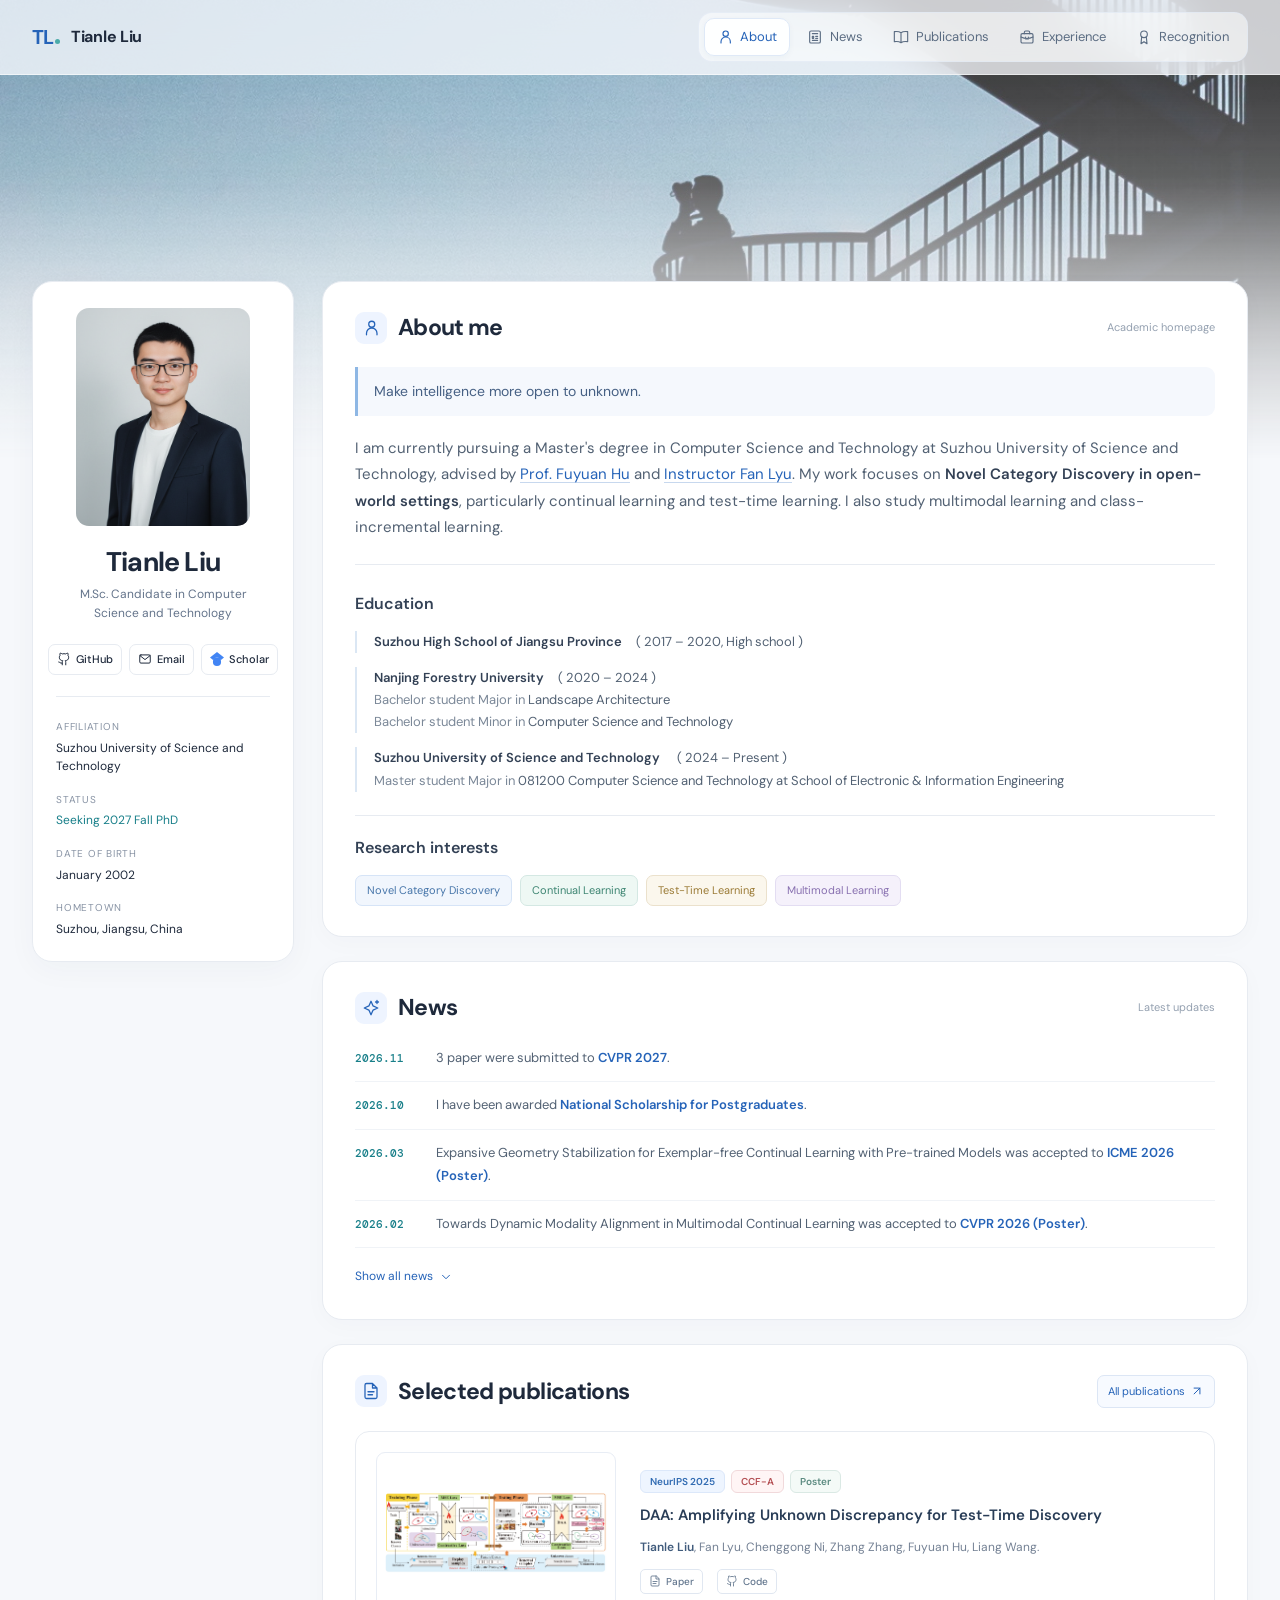
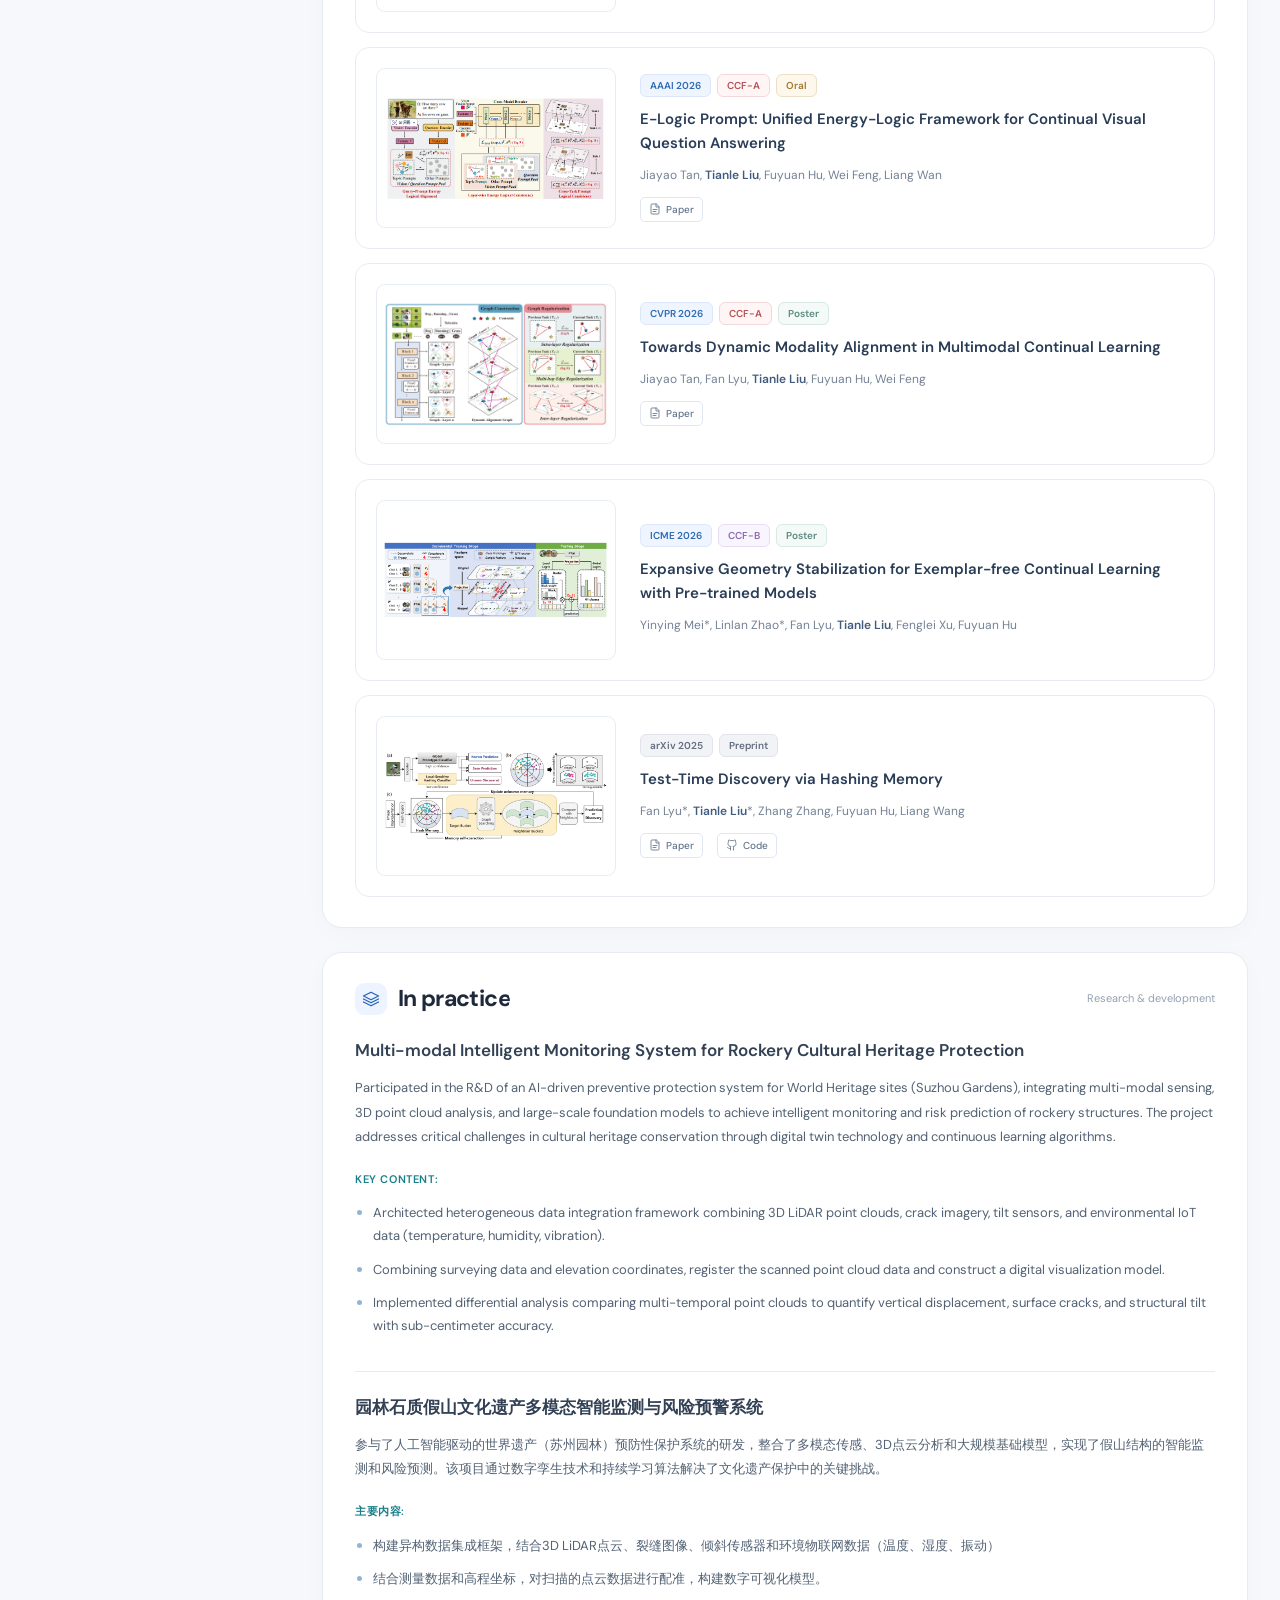
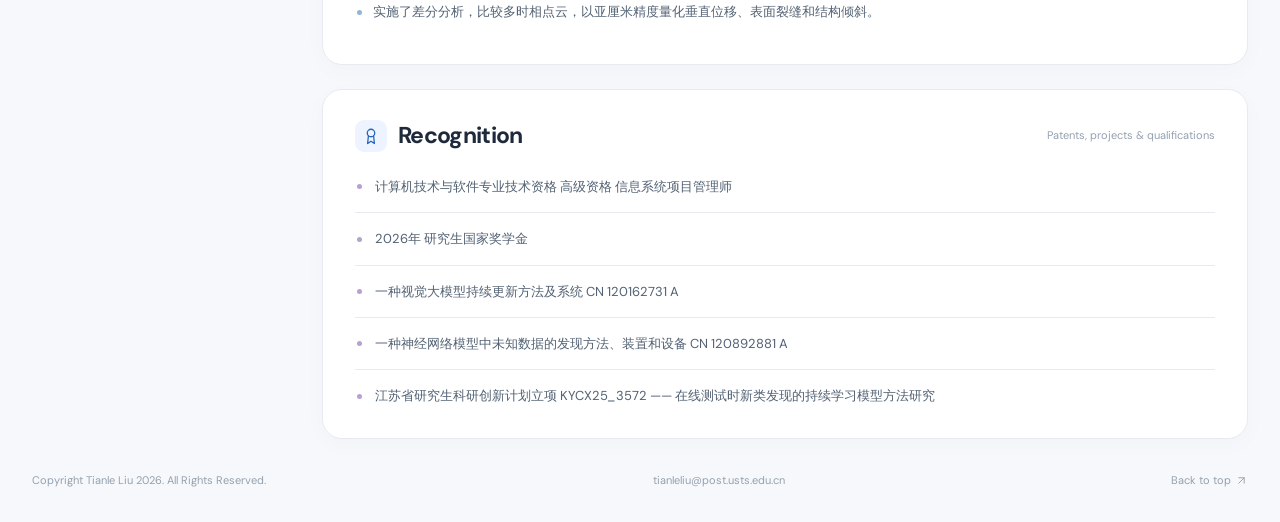
<file: index.html>
<!doctype html>
<html lang="en">
  <head>
    <meta charset="utf-8">
    <meta name="viewport" content="width=device-width, initial-scale=1">
    <meta name="description" content="Tianle Liu — research on novel category discovery, continual learning, and multimodal intelligence.">
    <meta name="theme-color" content="#f6f8fb">
    <title>Tianle Liu | Researcher</title>
    <link rel="icon" href="static/assets/favicon.ico">
    <link rel="preconnect" href="https://fonts.googleapis.com">
    <link rel="preconnect" href="https://fonts.gstatic.com" crossorigin>
    <link href="https://fonts.googleapis.com/css2?family=DM+Sans:wght@400;500;600;700&family=DM+Mono:wght@400;500&display=swap" rel="stylesheet">
    <link rel="stylesheet" href="static/css/main.css">
    <script defer src="static/js/marked.min.js"></script>
    <script defer src="static/js/js-yaml.min.js"></script>
    <script defer src="static/js/scripts.js"></script>
  </head>
  <body>
    <a class="skip-link" href="#about">Skip to content</a>
    <div class="cover-photo" id="cover-photo"><img id="banner-image" src="static/assets/img/portrait-dsc05482.jpg" alt="A photographer silhouetted against an architectural staircase" fetchpriority="high"></div>
    <header class="site-header" id="site-header">
      <div class="shell nav-shell">
        <a class="wordmark" href="#top" aria-label="Back to top"><span class="wordmark-mark">TL<span></span></span><span id="nav-name">Tianle Liu</span></a>
        <nav class="desktop-nav" aria-label="Main navigation">
          <a class="is-active" href="#about"><span data-icon="user"></span>About</a>
          <a href="#news"><span data-icon="newspaper"></span>News</a>
          <a href="#publications"><span data-icon="book-open"></span>Publications</a>
          <a href="#experience"><span data-icon="briefcase"></span>Experience</a>
          <a href="#awards"><span data-icon="award"></span>Recognition</a>
        </nav>
        <button class="icon-button" id="menu-button" type="button" aria-label="Open navigation" aria-controls="mobile-nav" aria-expanded="false"><span data-icon="menu"></span></button>
      </div>
      <nav class="mobile-nav shell" id="mobile-nav" aria-label="Mobile navigation" hidden>
        <a href="#about"><span data-icon="user"></span>About</a>
        <a href="#news"><span data-icon="newspaper"></span>News</a>
        <a href="#publications"><span data-icon="book-open"></span>Publications</a>
        <a href="#experience"><span data-icon="briefcase"></span>Experience</a>
        <a href="#awards"><span data-icon="award"></span>Recognition</a>
      </nav>
    </header>
    <main class="shell page-main" id="top">
      <div class="academic-layout">
        <aside class="profile-card" aria-labelledby="hero-name">
          <div class="portrait-frame"><img id="portrait-image" src="static/assets/img/photo.png" alt="Portrait of Tianle Liu" width="180" height="225"></div>
          <h1 id="hero-name">Tianle Liu</h1>
          <p class="profile-role" id="hero-role">M.Sc. Candidate in Computer Science and Technology</p>
          <div class="profile-links" id="hero-links" aria-label="Contact links"></div>
          <dl class="profile-details" id="hero-details"></dl>
        </aside>
        <div class="main-content">
          <section class="content-panel overview" id="about" aria-labelledby="about-title">
            <div class="section-heading"><h2 id="about-title"><span class="section-icon" data-icon="user"></span>About me</h2><span class="section-caption" id="hero-kicker">Academic homepage</span></div>
            <p class="research-summary" id="hero-summary">Researching visual intelligence in an open world.</p>
            <div class="markdown-body profile-content" id="home-md" aria-live="polite"></div>
            <div class="research-block"><h3>Research interests</h3><div class="research-areas" id="research-areas"></div></div>
          </section>
          <section class="content-panel news-panel" id="news" aria-labelledby="news-title">
            <div class="section-heading"><h2 id="news-title"><span class="section-icon" data-icon="sparkles"></span>News</h2><span class="section-caption">Latest updates</span></div>
            <div class="news-list markdown-body" id="news-md" aria-live="polite"></div>
            <button class="text-button news-toggle" id="news-toggle" type="button" aria-expanded="false" aria-controls="news-md" hidden>Show all news<span data-icon="chevron-down"></span></button>
          </section>
          <section class="content-panel" id="publications" aria-labelledby="publications-title">
            <div class="section-heading"><h2 id="publications-title"><span class="section-icon" data-icon="file-text"></span>Selected publications</h2><a class="all-publications-link" href="publications.html">All publications<span data-icon="arrow-up-right"></span></a></div>
            <div class="publication-list" id="publications-md" aria-live="polite"></div>
          </section>
          <section class="content-panel" id="experience" aria-labelledby="experience-title">
            <div class="section-heading"><h2 id="experience-title"><span class="section-icon" data-icon="layers"></span>In practice</h2><span class="section-caption">Research &amp; development</span></div>
            <div class="experience-list markdown-body" id="experience-md" aria-live="polite"></div>
          </section>
          <section class="content-panel" id="awards" aria-labelledby="awards-title">
            <div class="section-heading"><h2 id="awards-title"><span class="section-icon" data-icon="award"></span>Recognition</h2><span class="section-caption">Patents, projects &amp; qualifications</span></div>
            <div class="recognition-list markdown-body" id="awards-md" aria-live="polite"></div>
          </section>
        </div>
      </div>
    </main>
    <footer class="site-footer shell"><p id="copyright-text">Copyright Tianle Liu 2026</p><a id="footer-email" href="mailto:tianleliu@post.usts.edu.cn">tianleliu@post.usts.edu.cn</a><a class="footer-top" href="#top">Back to top<span data-icon="arrow-up-right"></span></a></footer>
    <noscript><p class="shell load-error">Please enable JavaScript to read this site's Markdown content.</p></noscript>
  </body>
</html>
</file>
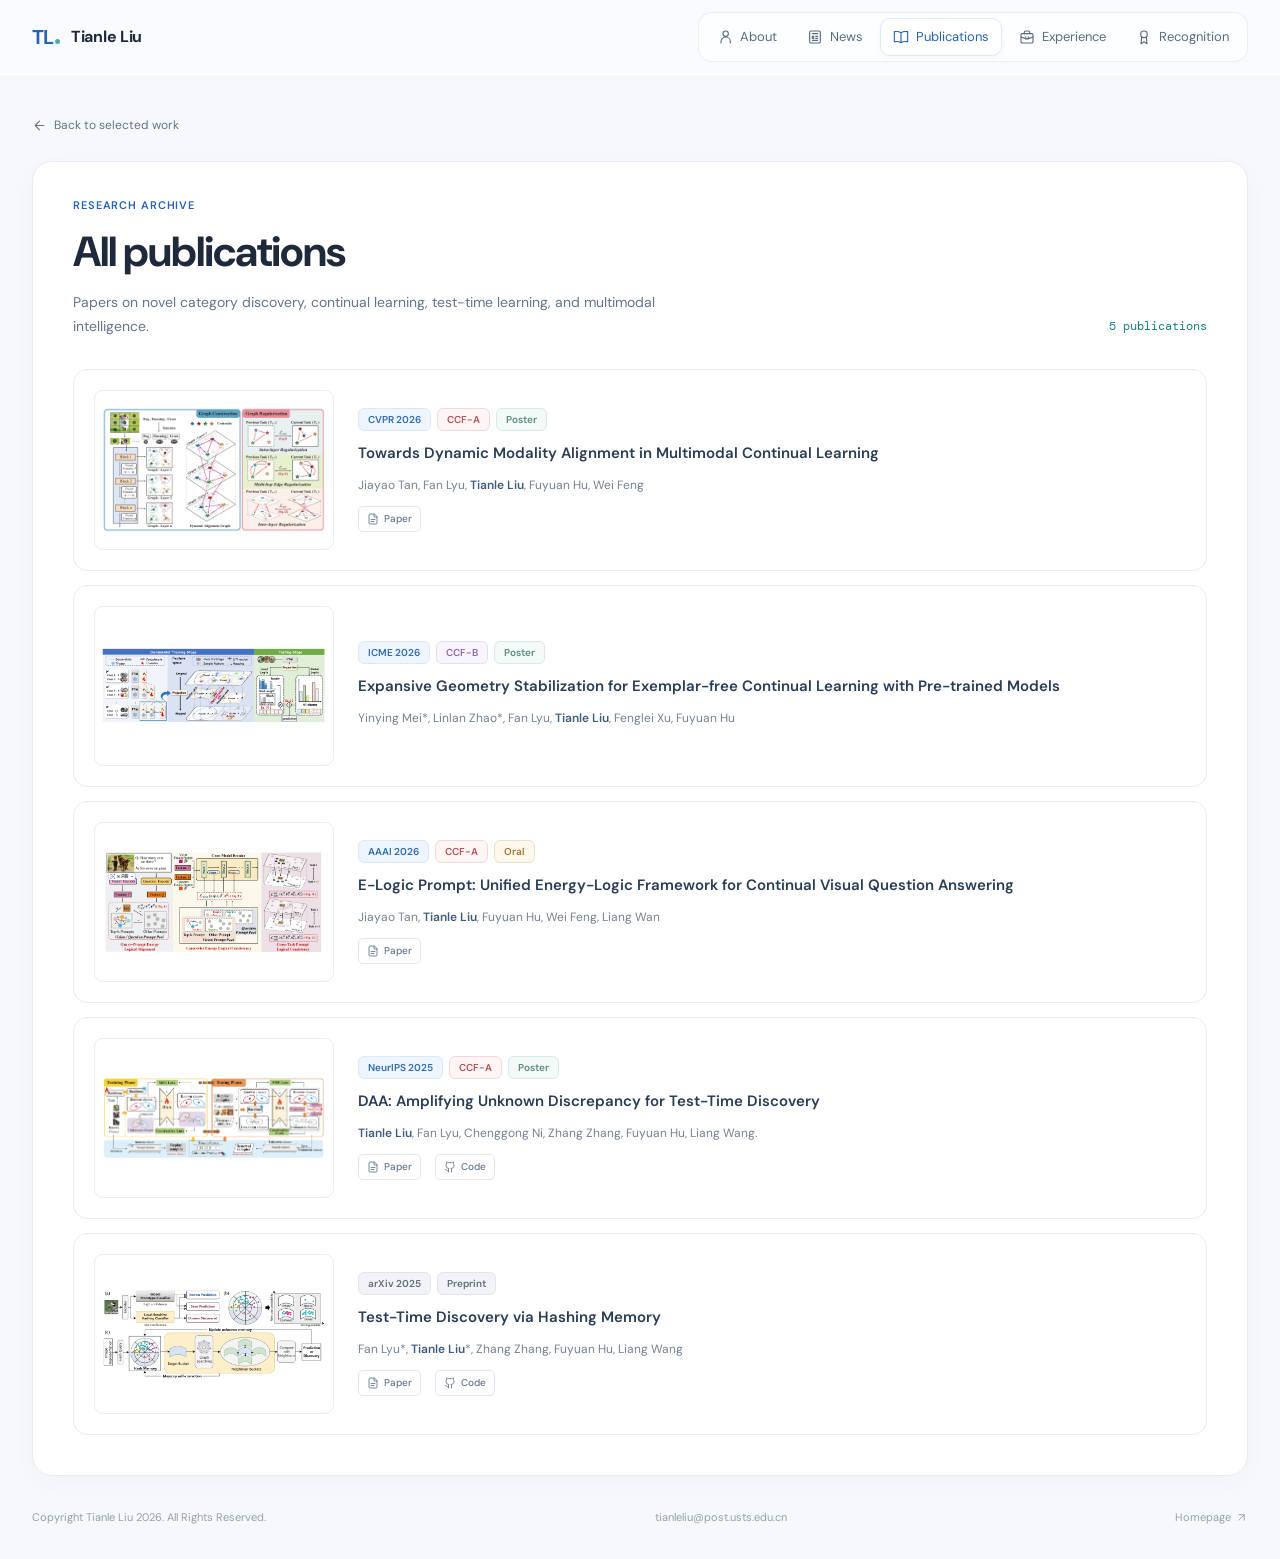
<file: publications.html>
<!doctype html>
<html lang="en">
  <head>
    <meta charset="utf-8">
    <meta name="viewport" content="width=device-width, initial-scale=1">
    <meta name="description" content="All publications by Tianle Liu">
    <meta name="theme-color" content="#f6f8fb">
    <title>Publications | Tianle Liu</title>
    <link rel="icon" href="static/assets/favicon.ico">
    <link rel="preconnect" href="https://fonts.googleapis.com">
    <link rel="preconnect" href="https://fonts.gstatic.com" crossorigin>
    <link href="https://fonts.googleapis.com/css2?family=DM+Sans:wght@400;500;600;700&family=DM+Mono:wght@400;500&display=swap" rel="stylesheet">
    <link rel="stylesheet" href="static/css/main.css">
    <script defer src="static/js/marked.min.js"></script>
    <script defer src="static/js/js-yaml.min.js"></script>
    <script defer src="static/js/scripts.js"></script>
  </head>
  <body data-page="publications">
    <a class="skip-link" href="#all-publications">Skip to content</a>
    <header class="site-header" id="site-header">
      <div class="shell nav-shell">
        <a class="wordmark" href="index.html" aria-label="Back to homepage">
          <span class="wordmark-mark">TL<span></span></span>
          <span class="wordmark-name" id="nav-name">Tianle Liu</span>
        </a>
        <nav class="desktop-nav" aria-label="Main navigation">
          <a href="index.html#about"><span data-icon="user"></span>About</a>
          <a href="index.html#news"><span data-icon="newspaper"></span>News</a>
          <a class="is-active" aria-current="page" href="publications.html"><span data-icon="book-open"></span>Publications</a>
          <a href="index.html#experience"><span data-icon="briefcase"></span>Experience</a>
          <a href="index.html#awards"><span data-icon="award"></span>Recognition</a>
        </nav>
        <button class="icon-button menu-button" id="menu-button" type="button" aria-label="Open navigation" aria-controls="mobile-nav" aria-expanded="false">
          <span data-icon="menu"></span>
        </button>
      </div>
      <nav class="mobile-nav shell" id="mobile-nav" aria-label="Mobile navigation" hidden>
        <a href="index.html#about"><span data-icon="user"></span>About</a>
        <a href="index.html#news"><span data-icon="newspaper"></span>News</a>
        <a aria-current="page" href="publications.html"><span data-icon="book-open"></span>Publications</a>
        <a href="index.html#experience"><span data-icon="briefcase"></span>Experience</a>
        <a href="index.html#awards"><span data-icon="award"></span>Recognition</a>
      </nav>
    </header>
    <main class="publication-archive shell" id="all-publications">
        <a class="archive-back-link" href="index.html#publications"><span data-icon="arrow-left"></span>Back to selected work</a>
      <div class="content-panel archive-panel">
        <div class="archive-heading">
          <div>
            <p class="eyebrow"><span></span>Research archive</p>
            <h1>All publications</h1>
            <p class="archive-intro">Papers on novel category discovery, continual learning, test-time learning, and multimodal intelligence.</p>
          </div>
          <p class="publication-count" id="publication-count" aria-live="polite"></p>
        </div>
        <div class="publication-list" id="publications-md" data-content-file="publications-all.md" aria-live="polite"></div>
      </div>
    </main>
    <footer class="site-footer shell"><p id="copyright-text">Copyright Tianle Liu 2026</p><a id="footer-email" href="mailto:tianleliu@post.usts.edu.cn">tianleliu@post.usts.edu.cn</a><a class="footer-top" href="index.html">Homepage<span data-icon="arrow-up-right"></span></a></footer>
  </body>
</html>
</file>
<file: static/css/main.css>
:root {
  --ink: #1e293b; --muted: #64748b; --blue: #2563b8; --teal: #187f89; --line: #e7ebf1; --paper: #fff; --background: #f6f8fb;
  --sans: "DM Sans", -apple-system, BlinkMacSystemFont, "Segoe UI", "Microsoft YaHei", sans-serif;
  --mono: "DM Mono", ui-monospace, monospace;
  font-family: var(--sans); color-scheme: light;
}
* { box-sizing: border-box; }
html { scroll-behavior: smooth; scroll-padding-top: 96px; }
body { position: relative; isolation: isolate; margin: 0; color: var(--ink); background: var(--background); font-size: 15px; line-height: 1.75; }
button, input { font: inherit; }
button, a { -webkit-tap-highlight-color: transparent; touch-action: manipulation; }
a { color: inherit; text-decoration: none; }
button { cursor: pointer; }
img { max-width: 100%; }
button:focus-visible, a:focus-visible { outline: 3px solid #80b6ef; outline-offset: 4px; border-radius: 5px; }
[hidden] { display: none !important; }
h1, h2, h3, h4, p { margin-top: 0; }
.shell { width: min(1360px, calc(100% - 64px)); margin-inline: auto; }
.skip-link { position: fixed; top: 10px; left: 10px; z-index: 100; padding: 8px 12px; background: white; transform: translateY(-160%); }
.skip-link:focus { transform: translateY(0); }
.icon { display: block; flex-shrink: 0; width: 18px; height: 18px; }
.site-header { position: sticky; top: 0; z-index: 30; background: rgba(250,252,255,.76); border-bottom: 1px solid rgba(255,255,255,.55); backdrop-filter: blur(20px); transition: background .25s, border-color .25s; }
.site-header.is-scrolled { background: rgba(250,252,255,.94); border-bottom-color: var(--line); }
.nav-shell { height: 74px; display: flex; align-items: center; justify-content: space-between; gap: 24px; }
.wordmark { display: flex; align-items: center; gap: 11px; font-weight: 700; font-size: 16px; letter-spacing: -.3px; }
.wordmark-mark { position: relative; color: var(--blue); font-size: 20px; letter-spacing: -1px; }
.wordmark-mark > span { display: inline-block; width: 5px; height: 5px; margin-left: 2px; border-radius: 50%; background: #4baba9; }
.desktop-nav { display: flex; gap: 4px; padding: 5px; border: 1px solid rgba(225,233,244,.7); border-radius: 14px; background: rgba(255,255,255,.56); }
.desktop-nav a { display: inline-flex; align-items: center; gap: 7px; padding: 7px 12px; border: 1px solid transparent; border-radius: 10px; color: #5b6c82; font-size: 13px; transition: color .2s, background .2s, border-color .2s, box-shadow .2s; }
.desktop-nav .icon { width: 16px; height: 16px; }
.desktop-nav a:hover, .desktop-nav a.is-active { color: var(--blue); border-color: #dfe9f7; background: rgba(255,255,255,.94); box-shadow: 0 2px 6px rgba(32,70,113,.04); }
.icon-button { display: none; padding: 8px; border: 0; border-radius: 8px; color: var(--ink); background: transparent; }
.mobile-nav { display: none; }
.page-main { padding-top: 206px; }
.cover-photo { position: absolute; inset: 0 0 auto; z-index: -1; height: 460px; overflow: hidden; pointer-events: none; -webkit-mask-image: linear-gradient(to bottom, #000 0%, #000 18%, rgba(0,0,0,.88) 38%, rgba(0,0,0,.4) 70%, transparent 100%); mask-image: linear-gradient(to bottom, #000 0%, #000 18%, rgba(0,0,0,.88) 38%, rgba(0,0,0,.4) 70%, transparent 100%); }
.cover-photo img { display: block; width: 100%; height: 100%; object-fit: cover; object-position: center 47%; opacity: .86; }
.cover-photo::after { content: ""; position: absolute; inset: 0; background: linear-gradient(to bottom, rgba(246,248,251,.1), rgba(246,248,251,.18) 40%, rgba(246,248,251,.6)); }
.without-banner .page-main { padding-top: 32px; }
.academic-layout { display: grid; grid-template-columns: 262px minmax(0,1fr); align-items: start; gap: 28px; position: relative; }
.profile-card { position: sticky; top: 98px; padding: 26px 23px 23px; border: 1px solid var(--line); border-radius: 20px; background: var(--paper); box-shadow: 0 8px 30px rgba(32,53,82,.035); }
.portrait-frame { width: 174px; aspect-ratio: 4 / 5; margin: 0 auto 19px; overflow: hidden; border-radius: 13px; background: #e7ebee; }
.portrait-frame img { width: 100%; height: 100%; display: block; object-fit: cover; }
.profile-card h1 { margin: 0 0 7px; text-align: center; font-size: 27px; letter-spacing: -.8px; line-height: 1.25; }
.profile-role { margin: 0; text-align: center; font-size: 12px; color: var(--muted); line-height: 1.6; }
.profile-links { display: flex; flex-wrap: wrap; justify-content: center; gap: 7px; margin: 20px -8px 21px; }
.contact-link { display: inline-flex; align-items: center; justify-content: center; gap: 5px; padding: 6px 8px; border: 1px solid var(--line); border-radius: 7px; font-size: 11px; font-weight: 500; line-height: 1.6; transition: color .2s, background .2s, border-color .2s, transform .2s; }
.contact-link .icon, .contact-link .brand-icon { flex: 0 0 14px; width: 14px; height: 14px; }
.contact-link:hover { color: var(--blue); border-color: #c2d8f4; background: #f0f6ff; transform: translateY(-2px); }
.profile-details { display: grid; gap: 15px; margin: 0; padding-top: 21px; border-top: 1px solid var(--line); }
.profile-details > div { display: grid; gap: 3px; }
.profile-details dt { color: #8893a4; font-size: 10px; letter-spacing: .075em; text-transform: uppercase; }
.profile-details dd { margin: 0; font-size: 12px; line-height: 1.55; overflow-wrap: anywhere; }
.profile-details .profile-status { color: var(--teal); }
.main-content { min-width: 0; display: grid; gap: 24px; }
.content-panel { min-width: 0; padding: 30px 32px; border: 1px solid var(--line); border-radius: 20px; background: var(--paper); box-shadow: 0 6px 24px rgba(32,53,82,.025); scroll-margin-top: 20px; }
.section-heading { display: flex; align-items: center; justify-content: space-between; flex-wrap: wrap; gap: 12px 20px; margin-bottom: 23px; }
.section-heading h2 { display: flex; align-items: center; gap: 11px; margin: 0; font-size: 23px; line-height: 1.35; letter-spacing: -.65px; font-weight: 700; }
.section-icon { display: grid; place-items: center; flex: 0 0 32px; width: 32px; height: 32px; border-radius: 9px; color: var(--blue); background: #eef4ff; }
.section-icon .icon { width: 18px; height: 18px; }
.section-caption { color: #94a0b0; font-size: 11px; }
.research-summary { margin: 0 0 19px; padding: 13px 16px; border-left: 3px solid #8eb7e4; border-radius: 0 9px 9px 0; background: #f5f8fd; color: #466084; font-size: 14px; line-height: 1.65; }
.markdown-body { color: #526173; overflow-wrap: anywhere; }
.markdown-body p { margin: 0 0 17px; }
.markdown-body > :last-child { margin-bottom: 0; }
.markdown-body strong { font-weight: 600; color: #334155; }
.markdown-body a { color: var(--blue); text-decoration: underline; text-decoration-color: #c7d8ee; text-underline-offset: 3px; }
.markdown-body a:hover { text-decoration-color: var(--blue); }
.markdown-body h3, .research-block h3 { margin: 27px 0 15px; color: #334155; font-size: 16px; line-height: 1.5; font-weight: 600; }
.markdown-body h4 { margin: 21px 0 12px; color: var(--teal); font-size: 11px; font-weight: 600; letter-spacing: .055em; text-transform: uppercase; }
.markdown-body ul { margin: 0; padding: 0; list-style: none; }
.markdown-body li { position: relative; margin-bottom: 10px; padding-left: 18px; }
.markdown-body li::before { content: ""; position: absolute; left: 2px; top: .72em; width: 5px; height: 5px; border-radius: 50%; background: #94b4d3; }
.markdown-body code { padding: 2px 5px; border-radius: 4px; background: #f1f5f9; font-size: .88em; }
.education-block { margin-top: 24px; border-top: 1px solid var(--line); }
.education-block > p { position: relative; margin: 0 0 14px; padding-left: 17px; border-left: 2px solid #dbe7f4; font-size: 13px; line-height: 1.7; }
.education-block em { font-style: normal; color: #7b8898; }
.research-block { margin-top: 23px; border-top: 1px solid var(--line); }
.research-block h3 { margin-top: 20px; }
.research-areas { display: flex; flex-wrap: wrap; gap: 8px; }
.research-area { padding: 6px 11px; border: 1px solid #d6e4f7; border-radius: 7px; background: #f1f6fd; color: #4675a9; font-size: 11px; line-height: 1.55; transition: transform .2s, box-shadow .2s; }
.research-area:nth-child(2) { border-color: #d4e8e3; background: #eef8f4; color: #3d8572; }
.research-area:nth-child(3) { border-color: #ebe1cc; background: #fbf7ed; color: #9b7b36; }
.research-area:nth-child(4) { border-color: #e3ddf2; background: #f5f1fb; color: #8870b0; }
.research-area:hover { transform: translateY(-2px); box-shadow: 0 4px 10px rgba(28,57,88,.07); }
.news-list > ul { display: grid; }
.news-list li { display: grid; grid-template-columns: 64px minmax(0,1fr); align-items: baseline; gap: 17px; margin: 0; padding: 12px 0; font-size: 13px; border-bottom: 1px solid #f0f3f7; }
.news-list li:first-child { padding-top: 0; }
.news-list li:last-child { padding-bottom: 0; border-bottom: 0; }
.news-list li::before { content: none; }
.news-list .news-date { color: var(--teal); font-family: var(--mono); font-size: 11px; font-weight: 500; }
.news-content { min-width: 0; }
.news-content p { margin: 0; }
.news-content strong { color: var(--blue); font-weight: 600; }
.news-list .news-older { display: none; }
.news-list.is-expanded .news-older { display: grid; }
.text-button { display: inline-flex; align-items: center; gap: 6px; padding: 0; border: 0; background: transparent; color: var(--blue); font-size: 12px; }
.news-toggle { margin-top: 18px; }
.text-button .icon { width: 14px; height: 14px; }
.text-button[aria-expanded="true"] .icon { transform: rotate(180deg); }
.all-publications-link { display: inline-flex; align-items: center; gap: 5px; padding: 6px 10px; border: 1px solid #dce6f5; border-radius: 7px; background: #f7faff; color: var(--blue); font-size: 11px; white-space: nowrap; transition: background .2s, transform .2s; }
.all-publications-link .icon { width: 14px; height: 14px; }
.all-publications-link:hover { transform: translateY(-1px); background: #eaf2ff; }
.publication-list > ul { margin: 0; padding: 0; list-style: none; }
.publication-list > ul > li { position: relative; display: grid; grid-template-columns: 240px minmax(0,1fr); align-items: center; gap: 24px; padding: 20px; margin-bottom: 14px; border: 1px solid var(--line); border-radius: 14px; background: #fff; transition: border-color .2s, background .2s, box-shadow .2s; }
.publication-list > ul > li:last-child { margin-bottom: 0; }
.publication-list > ul > li::before { content: none; }
.publication-list > ul > li:hover { border-color: #c6daf3; background: #f8fbff; box-shadow: 0 4px 16px rgba(40,77,118,.04); }
.publication-list > ul > .publication-card--text { grid-template-columns: minmax(0,1fr); }
.publication-figure { display: grid; place-items: center; aspect-ratio: 3 / 2; overflow: hidden; border: 1px solid #e8edf5; border-radius: 9px; background: #fff; }
.publication-figure a { display: grid; place-items: center; width: 100%; height: 100%; }
.publication-figure img { display: block; width: 100%; height: 100%; max-height: 160px; padding: 7px; object-fit: contain; transition: transform .35s; }
.publication-card:hover .publication-figure img { transform: scale(1.025); }
.publication-image-fallback { display: grid; justify-items: center; gap: 10px; padding: 20px; color: #7c91ab; font-size: 12px; text-align: center; }
.publication-image-fallback .icon { width: 30px; height: 30px; }
.publication-content { min-width: 0; }
.publication-content > p { margin: 0 0 10px; }
.publication-content > :last-child { margin-bottom: 0; }
.publication-content .publication-title { width: 100%; min-width: 0; color: var(--ink); font-size: 15px; line-height: 1.6; }
.publication-title > strong { font-size: inherit; font-weight: 600; color: #293d57; }
.publication-authors { color: #748194; font-size: 12px; line-height: 1.8; }
.publication-authors strong { font-size: inherit; font-weight: 600; color: #405b7c; }
.publication-badges { display: flex; flex-wrap: wrap; gap: 6px; align-items: center; }
.publication-badge { display: inline-flex; align-items: center; padding: 3px 9px; border: 1px solid #dce8fa; border-radius: 6px; color: #306bb2; background: #eef5ff; font-family: var(--sans); font-size: 10px; font-weight: 600; line-height: 1.5; }
.ranking-badge { color: #b55256; border-color: #f1d9db; background: #fff5f5; }
.ranking-badge-b { color: #8c6bac; border-color: #e7ddf3; background: #f9f5fe; }
.highlight-badge { color: #9f7932; border-color: #ebdfc7; background: #fdf8eb; }
.format-badge { color: #5c8b81; border-color: #dae9e4; background: #f4faf7; }
.preprint-badge { color: #626d7f; border-color: #e1e5eb; background: #f1f3f6; }
.publication-links { display: flex; flex-wrap: wrap; gap: 7px; font-size: 0; }
.publication-links a { display: inline-flex; align-items: center; gap: 5px; padding: 3px 8px; border: 1px solid #e0e7f1; border-radius: 5px; color: #61758d; font-size: 10px; font-weight: 500; text-decoration: none; background: #fff; transition: border-color .2s, color .2s; }
.publication-links a:hover { color: var(--blue); border-color: #b9d1f0; }
.publication-links .icon { width: 12px; height: 12px; }
.publication-venue { display: inline; color: #5584b8; font-size: 11px; }
.publication-list > h2 { margin: 27px 0 14px; color: var(--teal); font-family: var(--mono); font-size: 16px; }
.publication-list > h2:first-child { margin-top: 0; }
.experience-entry { width: 100%; min-width: 0; padding: 23px 0; border-top: 1px solid var(--line); }
.experience-entry:first-child { padding-top: 0; border-top: 0; }
.experience-entry:last-child { padding-bottom: 0; }
.experience-entry > * { width: 100%; max-width: none; }
.experience-entry h3 { margin: 0 0 13px; font-size: 17px; }
.experience-entry p { font-size: 13px; line-height: 1.85; }
.experience-entry li { font-size: 13px; line-height: 1.8; }
.recognition-list li { margin: 0; padding: 14px 0 14px 20px; font-size: 13px; line-height: 1.8; border-bottom: 1px solid var(--line); }
.recognition-list li:first-child { padding-top: 0; }
.recognition-list li:first-child::before { top: .7em; }
.recognition-list li::before { top: 1.8em; background: #b6a2d1; }
.recognition-list li:last-child { border-bottom: 0; padding-bottom: 0; }
.site-footer { display: flex; flex-wrap: wrap; justify-content: space-between; gap: 9px 24px; align-items: center; padding-block: 32px; color: #94a0ae; font-size: 11px; }
.site-footer p { margin: 0; }
.site-footer a:hover { color: var(--blue); }
.footer-top { display: inline-flex; gap: 4px; align-items: center; }
.footer-top .icon { width: 13px; height: 13px; }
.publication-archive { padding-top: 40px; min-height: calc(100vh - 160px); }
.archive-back-link { display: inline-flex; align-items: center; gap: 7px; color: var(--muted); font-size: 12px; margin-bottom: 25px; }
.archive-back-link:hover { color: var(--blue); }
.archive-back-link .icon { width: 15px; height: 15px; }
.archive-panel { padding: 34px 40px 40px; }
.archive-heading { display: flex; align-items: end; justify-content: space-between; flex-wrap: wrap; gap: 16px; margin-bottom: 30px; }
.archive-heading h1 { margin: 7px 0 12px; font-size: clamp(30px,4vw,42px); line-height: 1.2; letter-spacing: -1px; }
.archive-intro { max-width: 640px; margin: 0; color: var(--muted); font-size: 14px; }
.eyebrow { margin-bottom: 12px; color: var(--blue); font-size: 11px; font-weight: 600; letter-spacing: .08em; text-transform: uppercase; }
.publication-count { margin: 0 0 2px; color: var(--teal); font-family: var(--mono); font-size: 12px; }
.load-error { padding: 15px; border: 1px solid #efd6bd; border-radius: 9px; color: #8a5a26; background: #fff9f0; font-size: 13px; }
@media (max-width: 1000px) {
  .shell { width: calc(100% - 40px); }
  .academic-layout { grid-template-columns: 232px minmax(0,1fr); gap: 22px; }
  .profile-card { padding-inline: 18px; }
  .profile-links .contact-link { gap: 4px; padding-inline: 6px; font-size: 10px; }
  .content-panel { padding: 26px; }
  .section-caption { display: none; }
  .desktop-nav a { padding: 7px 9px; }
  .publication-list > ul > li { grid-template-columns: 180px minmax(0,1fr); gap: 18px; padding: 17px; }
  .publication-list > ul > .publication-card--text { grid-template-columns: minmax(0,1fr); }
}
@media (min-width: 901px) and (max-height: 800px) {
  .profile-card { position: static; }
}
@media (max-width: 900px) {
  html { scroll-padding-top: 84px; }
  .nav-shell { height: 64px; }
  .desktop-nav { display: none; }
  .icon-button { display: block; }
  .mobile-nav:not([hidden]) { display: flex; flex-wrap: wrap; gap: 6px 19px; padding-block: 6px 17px; }
  .mobile-nav a { display: inline-flex; align-items: center; gap: 7px; padding: 5px 0; color: var(--muted); font-size: 12px; }
  .mobile-nav .icon { width: 15px; height: 15px; }
  .page-main { padding-top: 178px; }
  .cover-photo { height: 390px; }
  .cover-photo img { object-position: 62% 47%; }
  .academic-layout { grid-template-columns: 1fr; gap: 22px; }
  .profile-card { position: static; display: grid; grid-template-columns: 128px minmax(0,1fr); align-items: start; column-gap: 22px; padding: 24px; }
  .portrait-frame { grid-row: 1 / 4; width: 128px; margin: 0; border-radius: 10px; }
  .profile-card h1, .profile-role { text-align: left; }
  .profile-card h1 { font-size: 26px; align-self: end; margin-top: 5px; }
  .profile-links { justify-content: flex-start; margin: 12px 0 0; }
  .profile-details { grid-column: 1 / -1; grid-template-columns: 1fr 1fr; margin-top: 22px; gap: 15px 24px; }
  .main-content { gap: 20px; }
  .section-heading h2 { font-size: 21px; }
  .section-heading { margin-bottom: 20px; }
  .section-icon { flex-basis: 30px; width: 30px; height: 30px; }
  .site-footer { justify-content: center; text-align: center; }
  .archive-panel { padding: 26px; }
  .publication-list > ul > li { grid-template-columns: 220px minmax(0,1fr); }
}
@media (max-width: 600px) {
  .publication-list > ul > li { grid-template-columns: minmax(0,1fr); gap: 17px; padding: 17px; }
  .publication-figure { aspect-ratio: 16 / 9; }
  .publication-figure img { max-height: 210px; }
}
@media (max-width: 460px) {
  .shell { width: calc(100% - 28px); }
  .page-main { padding-top: 150px; }
  .cover-photo { height: 330px; }
  .profile-card { grid-template-columns: 105px minmax(0,1fr); column-gap: 17px; padding: 20px; border-radius: 16px; }
  .portrait-frame { width: 105px; }
  .profile-card h1 { font-size: 24px; margin-top: 0; }
  .profile-role { font-size: 11px; }
  .profile-links { gap: 5px; margin-top: 9px; }
  .contact-link { padding: 5px 6px; font-size: 10px; gap: 4px; }
  .contact-link .icon, .contact-link .brand-icon { width: 12px; height: 12px; flex-basis: 12px; }
  .profile-details { padding-top: 17px; margin-top: 19px; }
  .profile-details dd { font-size: 11px; }
  .content-panel { padding: 23px 20px; border-radius: 16px; }
  .section-heading h2 { font-size: 19px; gap: 8px; }
  .markdown-body { font-size: 14px; }
  .research-summary { font-size: 13px; padding: 12px; }
  .research-area { font-size: 10px; padding: 6px 9px; }
  .news-list li { grid-template-columns: 48px minmax(0,1fr); gap: 10px; font-size: 12px; }
  .news-list .news-date { font-size: 10px; }
  .publication-list > ul > li { padding: 14px; }
  .publication-content .publication-title { font-size: 14px; }
  .publication-authors { font-size: 11px; }
  .all-publications-link { font-size: 10px; padding: 5px 8px; }
  .archive-heading h1 { font-size: 30px; }
  .publication-archive { padding-top: 24px; }
}
@media (prefers-reduced-motion: reduce) {
  html { scroll-behavior: auto; }
  *, *::before, *::after { transition-duration: .01ms !important; }
}
</file>
